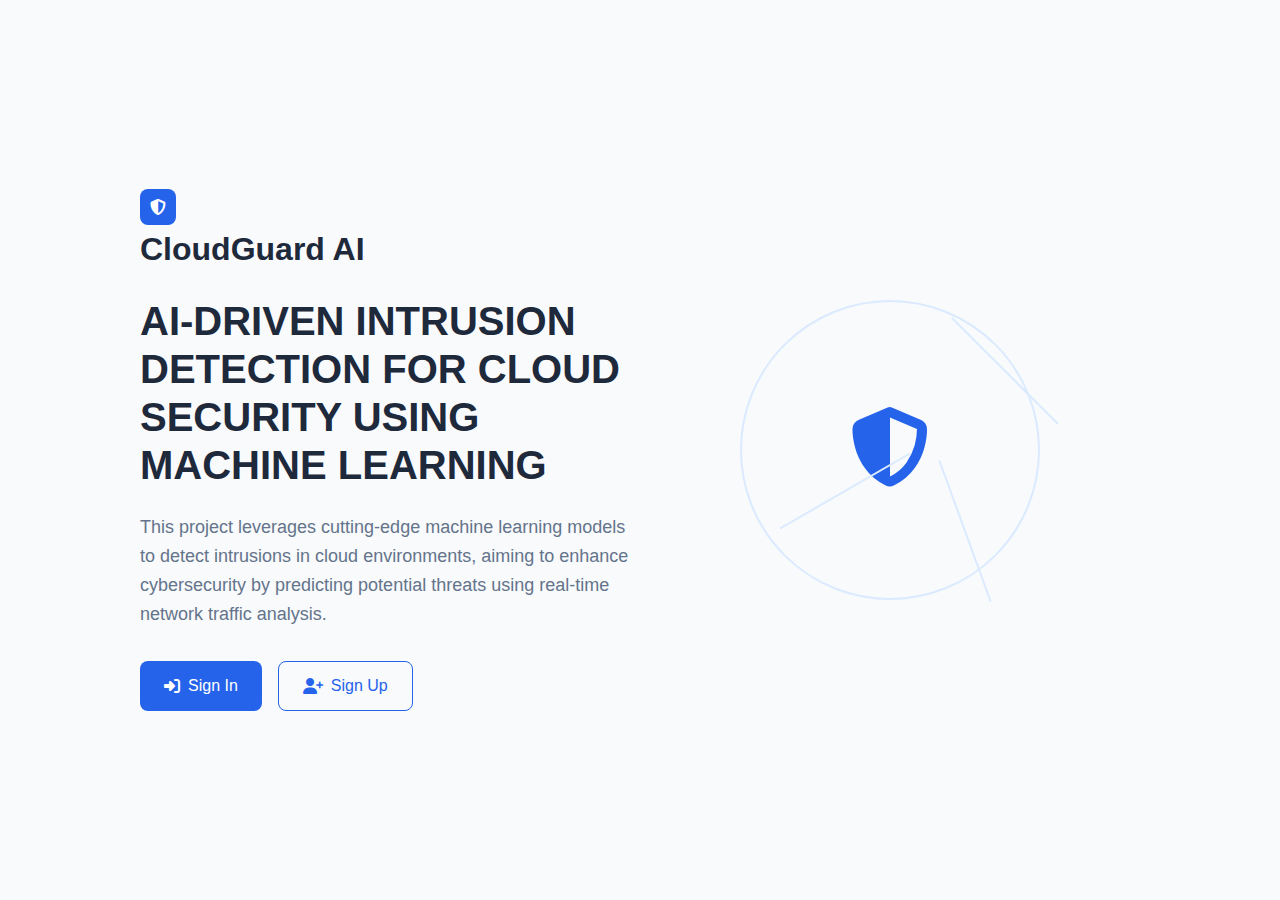
<file: templates/index.html>
<!DOCTYPE html>
<html lang="en">
  <head>
    <meta charset="UTF-8" />
    <meta name="viewport" content="width=device-width, initial-scale=1.0" />
    <title>AI-Driven Intrusion Detection for Cloud Security</title>
    <link
      rel="stylesheet"
      href="https://cdnjs.cloudflare.com/ajax/libs/font-awesome/6.4.0/css/all.min.css"
    />
    <link rel="stylesheet" href="/static/style.css" />
  </head>
  <body class="landing-page">
    <div class="landing-container">
      <div class="landing-content">
        <div class="logo-container">
          <div class="logo-icon">
            <i class="fas fa-shield-alt"></i>
          </div>
          <h1 class="logo-text">CloudGuard AI</h1>
        </div>

        <h2 class="landing-title">
          AI-DRIVEN INTRUSION DETECTION FOR CLOUD SECURITY USING MACHINE
          LEARNING
        </h2>

        <p class="landing-description">
          This project leverages cutting-edge machine learning models to detect
          intrusions in cloud environments, aiming to enhance cybersecurity by
          predicting potential threats using real-time network traffic analysis.
        </p>

        <div class="landing-buttons">
          <a href="/signin" class="btn btn-primary">
            <i class="fas fa-sign-in-alt"></i>
            Sign In
          </a>
          <a href="/signup" class="btn btn-outline">
            <i class="fas fa-user-plus"></i>
            Sign Up
          </a>
        </div>
      </div>

      <div class="landing-image">
        <div class="security-graphic">
          <div class="security-circle"></div>
          <div class="security-shield">
            <i class="fas fa-shield-alt"></i>
          </div>
          <div class="security-lines">
            <div class="security-line"></div>
            <div class="security-line"></div>
            <div class="security-line"></div>
          </div>
        </div>
      </div>
    </div>
  </body>
</html>
</file>
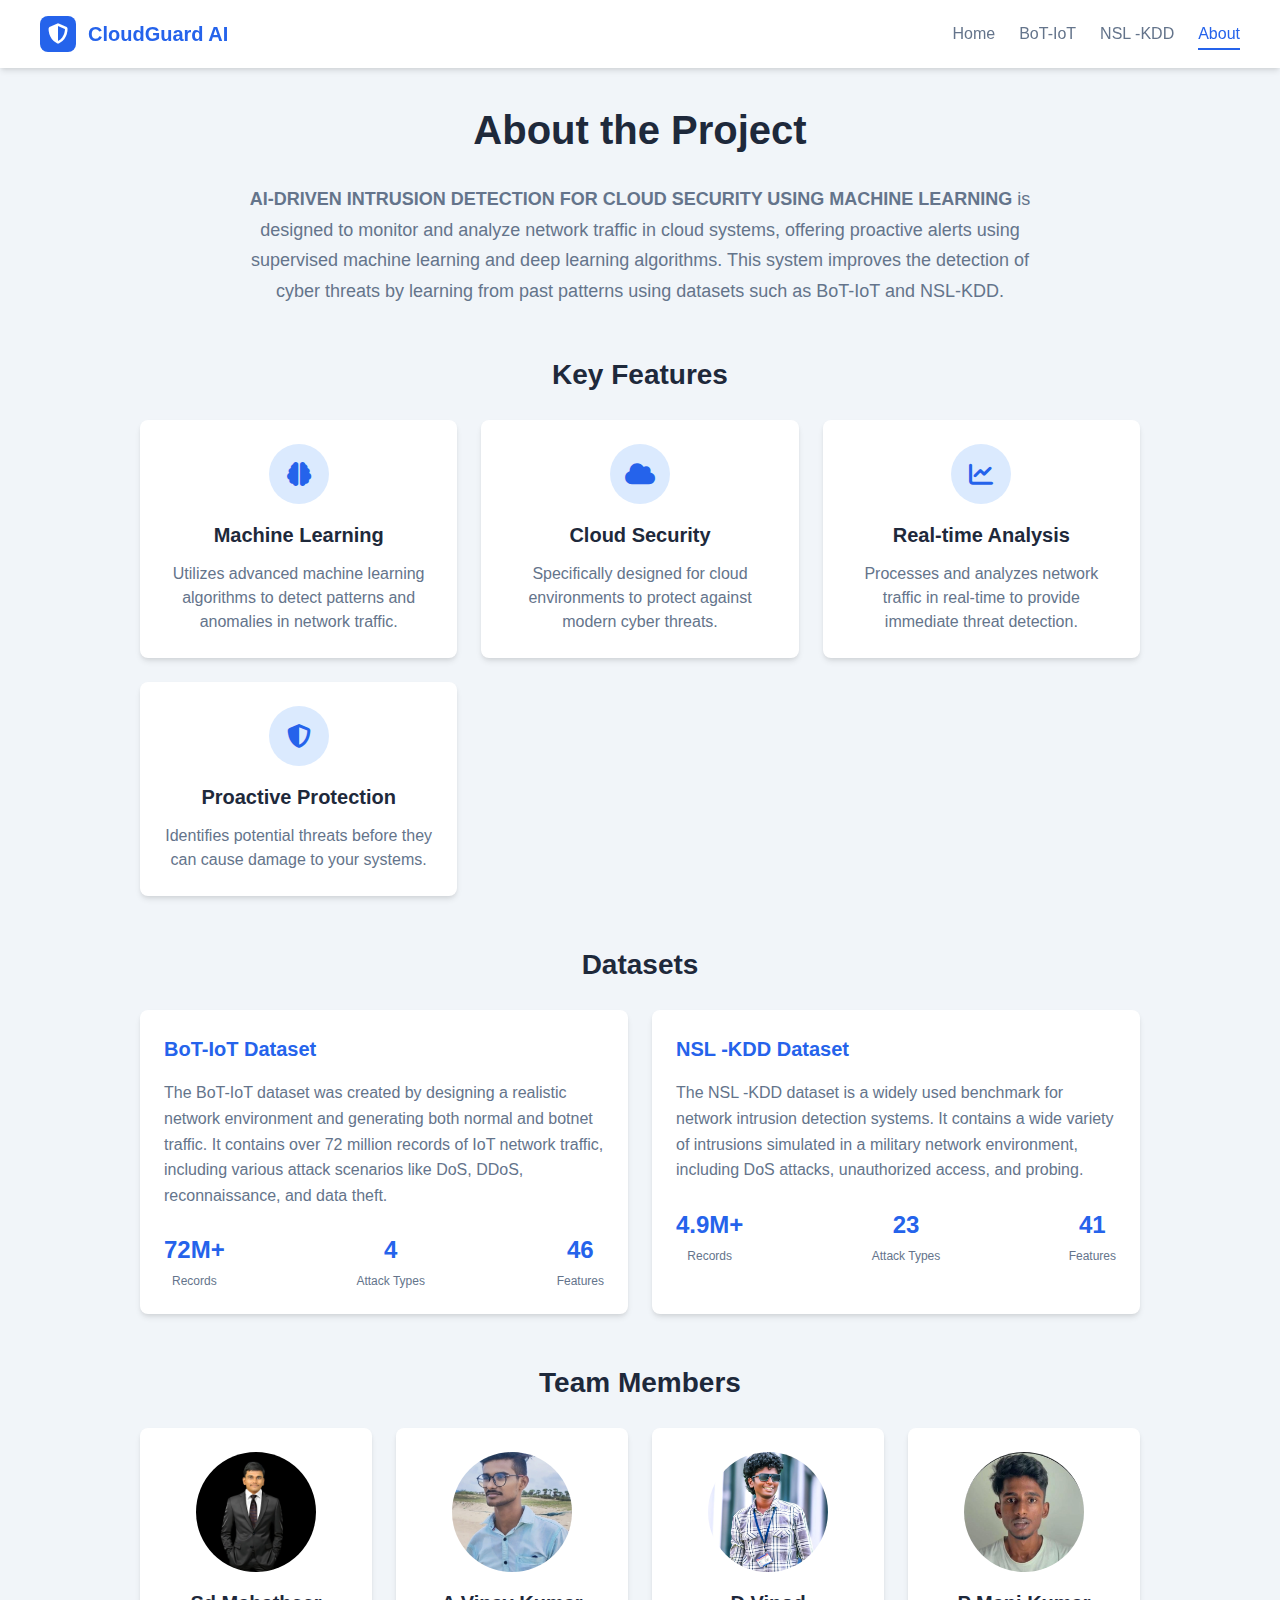
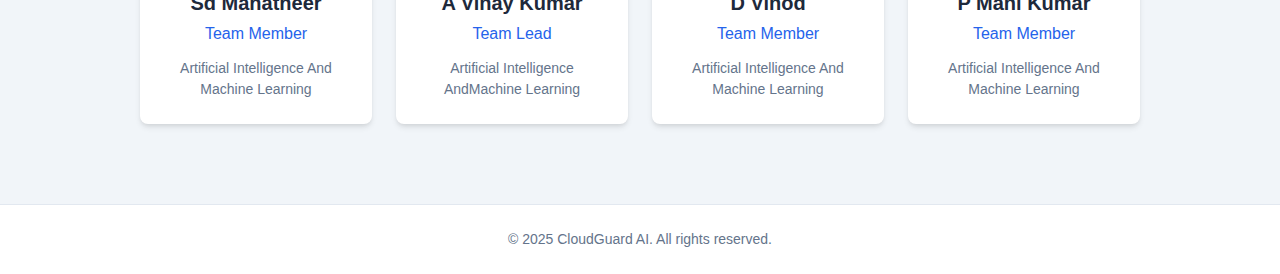
<file: templates/about.html>
<!DOCTYPE html>
<html lang="en">
  <head>
    <meta charset="UTF-8" />
    <meta name="viewport" content="width=device-width, initial-scale=1.0" />
    <title>About - AI-Driven Intrusion Detection</title>
    <link
      rel="stylesheet"
      href="https://cdnjs.cloudflare.com/ajax/libs/font-awesome/6.4.0/css/all.min.css"
    />
    <link rel="stylesheet" href="/static/style.css" />
  </head>
  <body>
    <header>
      <div class="header-content">
        <div class="logo">
          <div class="logo-icon">
            <i class="fas fa-shield-alt"></i>
          </div>
          <span>CloudGuard AI</span>
        </div>
        <nav>
          <ul>
            <li><a href="/home">Home</a></li>
            <li><a href="/bot_io">BoT-IoT</a></li>
            <li><a href="/NSL -KDD">NSL -KDD</a></li>
            <li><a href="/about" class="active">About</a></li>
          </ul>
        </nav>
        <!-- <div class="user-menu">
          <div class="user-info">
            <span id="userName">John Doe</span>
            <img
              src="/placeholder.svg?height=32&width=32"
              alt="User"
              class="user-avatar"
            />
          </div>
          <div class="dropdown-menu">
            <a href="#" id="logoutBtn">
              <i class="fas fa-sign-out-alt"></i>
              Logout
            </a>
          </div>
        </div> -->
      </div>
    </header>

    <main>
      <div class="about-container">
        <section class="about-hero">
          <h1>About the Project</h1>
          <div class="about-description">
            <p>
              <strong
                >AI-DRIVEN INTRUSION DETECTION FOR CLOUD SECURITY USING MACHINE
                LEARNING</strong
              >
              is designed to monitor and analyze network traffic in cloud
              systems, offering proactive alerts using supervised machine
              learning and deep learning algorithms. This system improves the
              detection of cyber threats by learning from past patterns using
              datasets such as BoT-IoT and NSL-KDD.
            </p>
          </div>
        </section>

        <section class="about-features">
          <h2>Key Features</h2>
          <div class="features-grid">
            <div class="feature-card">
              <div class="feature-icon">
                <i class="fas fa-brain"></i>
              </div>
              <h3>Machine Learning</h3>
              <p>
                Utilizes advanced machine learning algorithms to detect patterns
                and anomalies in network traffic.
              </p>
            </div>

            <div class="feature-card">
              <div class="feature-icon">
                <i class="fas fa-cloud"></i>
              </div>
              <h3>Cloud Security</h3>
              <p>
                Specifically designed for cloud environments to protect against
                modern cyber threats.
              </p>
            </div>

            <div class="feature-card">
              <div class="feature-icon">
                <i class="fas fa-chart-line"></i>
              </div>
              <h3>Real-time Analysis</h3>
              <p>
                Processes and analyzes network traffic in real-time to provide
                immediate threat detection.
              </p>
            </div>

            <div class="feature-card">
              <div class="feature-icon">
                <i class="fas fa-shield-alt"></i>
              </div>
              <h3>Proactive Protection</h3>
              <p>
                Identifies potential threats before they can cause damage to
                your systems.
              </p>
            </div>
          </div>
        </section>

        <section class="about-datasets">
          <h2>Datasets</h2>
          <div class="datasets-container">
            <div class="dataset-info-card">
              <h3>BoT-IoT Dataset</h3>
              <p>
                The BoT-IoT dataset was created by designing a realistic network
                environment and generating both normal and botnet traffic. It
                contains over 72 million records of IoT network traffic,
                including various attack scenarios like DoS, DDoS,
                reconnaissance, and data theft.
              </p>
              <div class="dataset-stats">
                <div class="dataset-stat">
                  <span class="stat-number">72M+</span>
                  <span class="stat-label">Records</span>
                </div>
                <div class="dataset-stat">
                  <span class="stat-number">4</span>
                  <span class="stat-label">Attack Types</span>
                </div>
                <div class="dataset-stat">
                  <span class="stat-number">46</span>
                  <span class="stat-label">Features</span>
                </div>
              </div>
            </div>

            <div class="dataset-info-card">
              <h3>NSL -KDD Dataset</h3>
              <p>
                The NSL -KDD dataset is a widely used benchmark for network
                intrusion detection systems. It contains a wide variety of
                intrusions simulated in a military network environment,
                including DoS attacks, unauthorized access, and probing.
              </p>
              <div class="dataset-stats">
                <div class="dataset-stat">
                  <span class="stat-number">4.9M+</span>
                  <span class="stat-label">Records</span>
                </div>
                <div class="dataset-stat">
                  <span class="stat-number">23</span>
                  <span class="stat-label">Attack Types</span>
                </div>
                <div class="dataset-stat">
                  <span class="stat-number">41</span>
                  <span class="stat-label">Features</span>
                </div>
              </div>
            </div>
          </div>
        </section>

        <section class="team-section">
          <h2>Team Members</h2>
          <div class="team-grid">
            <div class="team-member">
              <div class="member-avatar">
                <img src="/static/48.jpg" alt="Team Member 1" />
              </div>
              <h3>Sd Mahatheer</h3>
              <p class="member-role">Team Member</p>
              <p class="member-bio">
                Artificial Intelligence And Machine Learning
              </p>
            </div>

            <div class="team-member">
              <div class="member-avatar">
                <img src="/static/01.jpg" alt="Team Lead" />
              </div>
              <h3>A Vinay Kumar</h3>
              <p class="member-role">Team Lead</p>
              <p class="member-bio">
                Artificial Intelligence AndMachine Learning
              </p>
            </div>

            <div class="team-member">
              <div class="member-avatar">
                <img src="/static/08.jpg" alt="Team Member 3" />
              </div>
              <h3>D Vinod</h3>
              <p class="member-role">Team Member</p>
              <p class="member-bio">
                Artificial Intelligence And Machine Learning
              </p>
            </div>

            <div class="team-member">
              <div class="member-avatar">
                <img src="/static/37.jpg" alt="Team Member 4" />
              </div>
              <h3>P Mani Kumar</h3>
              <p class="member-role">Team Member</p>
              <p class="member-bio">
                Artificial Intelligence And Machine Learning
              </p>
            </div>
          </div>
        </section>
      </div>
    </main>

    <footer>
      <p>&copy; 2025 CloudGuard AI. All rights reserved.</p>
    </footer>

    <script>
      document.addEventListener("DOMContentLoaded", function () {
        // User authentication check
        const user = JSON.parse(localStorage.getItem("user"));
        // if (!user) {
        //   window.location.href = "signin.html";
        //   return;
        // }

        // Update user name in header
        document.getElementById("userName").textContent = user.name;

        // Logout functionality
        document
          .getElementById("logoutBtn")
          .addEventListener("click", function (e) {
            e.preventDefault();
            localStorage.removeItem("user");
            window.location.href = "signin.html";
          });

        // Toggle user dropdown menu
        const userInfo = document.querySelector(".user-info");
        const dropdownMenu = document.querySelector(".dropdown-menu");

        userInfo.addEventListener("click", function () {
          dropdownMenu.classList.toggle("active");
        });

        // Close dropdown when clicking outside
        document.addEventListener("click", function (e) {
          if (
            !userInfo.contains(e.target) &&
            !dropdownMenu.contains(e.target)
          ) {
            dropdownMenu.classList.remove("active");
          }
        });
      });
    </script>
  </body>
</html>
</file>
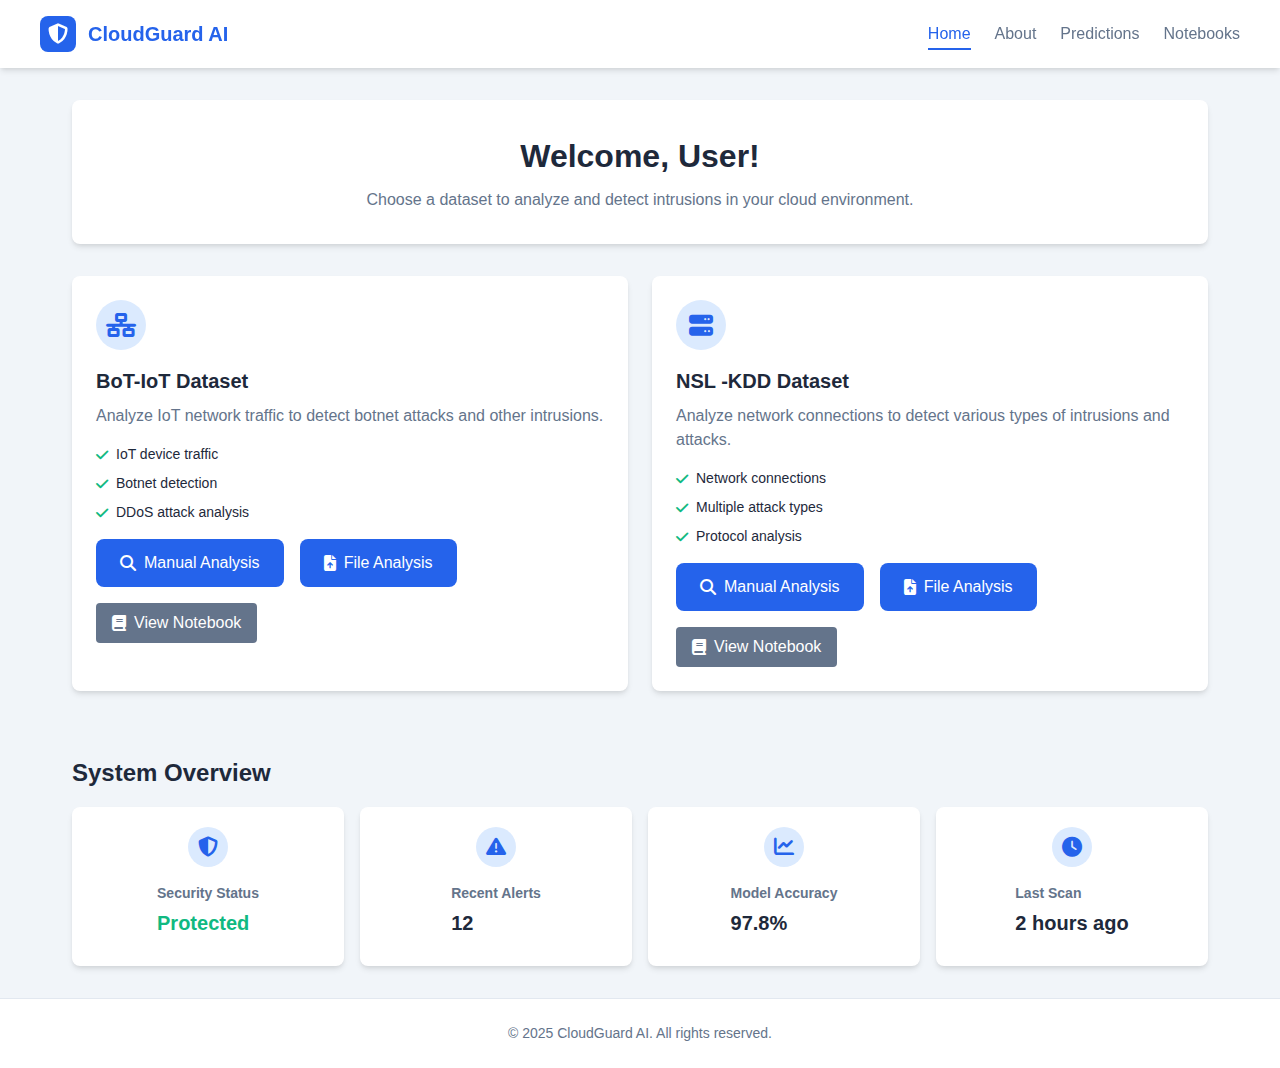
<file: templates/home.html>
<!DOCTYPE html>
<html lang="en">
  <head>
    <meta charset="UTF-8" />
    <meta name="viewport" content="width=device-width, initial-scale=1.0" />
    <title>Home - AI-Driven Intrusion Detection</title>
    <link
      rel="stylesheet"
      href="https://cdnjs.cloudflare.com/ajax/libs/font-awesome/6.4.0/css/all.min.css"
    />
    <link rel="stylesheet" href="/static/style.css" />
  </head>
  <body>
    <header>
      <div class="header-content">
        <div class="logo">
          <div class="logo-icon">
            <i class="fas fa-shield-alt"></i>
          </div>
          <span>CloudGuard AI</span>
        </div>
        <nav>
          <ul>
            <li><a href="/home" class="active">Home</a></li>
            <li><a href="/about">About</a></li>
            <li class="dropdown">
              <a href="#" class="dropdown-toggle">Predictions</a>
              <ul class="dropdown-menu">
                <li><a href="/home1">NSL-KDD Analysis</a></li>
                <li><a href="/home2">BOT-IOT Analysis</a></li>
                <li><a href="/kddcup">NSL -KDD File Analysis</a></li>
                <li><a href="/bot_io">BOT-IOT File Analysis</a></li>
              </ul>
            </li>
            <li class="dropdown">
              <a href="#" class="dropdown-toggle">Notebooks</a>
              <ul class="dropdown-menu">
                <li><a href="/NSL-KDD">NSL-KDD Notebook</a></li>
                <li><a href="/Bot_IoT2">BOT-IOT Notebook</a></li>
              </ul>
            </li>
          </ul>
        </nav>
      </div>
    </header>

    <main>
      <div class="welcome-banner">
        <h1>Welcome, <span id="welcomeUserName">John</span>!</h1>
        <p>
          Choose a dataset to analyze and detect intrusions in your cloud
          environment.
        </p>
      </div>

      <div class="dataset-cards">
        <div class="dataset-card">
          <div class="dataset-icon">
            <i class="fas fa-network-wired"></i>
          </div>
          <div class="dataset-info">
            <h3>BoT-IoT Dataset</h3>
            <p>
              Analyze IoT network traffic to detect botnet attacks and other
              intrusions.
            </p>
            <ul class="dataset-features">
              <li><i class="fas fa-check"></i> IoT device traffic</li>
              <li><i class="fas fa-check"></i> Botnet detection</li>
              <li><i class="fas fa-check"></i> DDoS attack analysis</li>
            </ul>
            <div class="dataset-actions">
              <a href="/home2" class="btn btn-primary">
                <i class="fas fa-search"></i>
                Manual Analysis
              </a>
              <a href="/bot_io" class="btn btn-primary">
                <i class="fas fa-file-upload"></i>
                File Analysis
              </a>
              <a href="/Bot_IoT2" class="btn btn-secondary">
                <i class="fas fa-book"></i>
                View Notebook
              </a>
            </div>
          </div>
        </div>

        <div class="dataset-card">
          <div class="dataset-icon">
            <i class="fas fa-server"></i>
          </div>
          <div class="dataset-info">
            <h3>NSL -KDD Dataset</h3>
            <p>
              Analyze network connections to detect various types of intrusions
              and attacks.
            </p>
            <ul class="dataset-features">
              <li><i class="fas fa-check"></i> Network connections</li>
              <li><i class="fas fa-check"></i> Multiple attack types</li>
              <li><i class="fas fa-check"></i> Protocol analysis</li>
            </ul>
            <div class="dataset-actions">
              <a href="/home1" class="btn btn-primary">
                <i class="fas fa-search"></i>
                Manual Analysis
              </a>
              <a href="/kddcup" class="btn btn-primary">
                <i class="fas fa-file-upload"></i>
                File Analysis
              </a>
              <a href="/NSL-KDD" class="btn btn-secondary">
                <i class="fas fa-book"></i>
                View Notebook
              </a>
            </div>
          </div>
        </div>
      </div>

      <div class="quick-stats">
        <h2>System Overview</h2>
        <div class="stats-grid">
          <div class="stat-card">
            <div class="stat-icon">
              <i class="fas fa-shield-alt"></i>
            </div>
            <div class="stat-info">
              <h3>Security Status</h3>
              <p class="stat-value good">Protected</p>
            </div>
          </div>

          <div class="stat-card">
            <div class="stat-icon">
              <i class="fas fa-exclamation-triangle"></i>
            </div>
            <div class="stat-info">
              <h3>Recent Alerts</h3>
              <p class="stat-value">12</p>
            </div>
          </div>

          <div class="stat-card">
            <div class="stat-icon">
              <i class="fas fa-chart-line"></i>
            </div>
            <div class="stat-info">
              <h3>Model Accuracy</h3>
              <p class="stat-value">97.8%</p>
            </div>
          </div>

          <div class="stat-card">
            <div class="stat-icon">
              <i class="fas fa-clock"></i>
            </div>
            <div class="stat-info">
              <h3>Last Scan</h3>
              <p class="stat-value">2 hours ago</p>
            </div>
          </div>
        </div>
      </div>
    </main>

    <footer>
      <p>&copy; 2025 CloudGuard AI. All rights reserved.</p>
    </footer>

    <style>
      .dropdown {
        position: relative;
        display: inline-block;
      }

      .dropdown-menu {
        display: none;
        position: absolute;
        background-color: white;
        min-width: 160px;
        box-shadow: 0 2px 5px rgba(0, 0, 0, 0.2);
        border-radius: 4px;
        z-index: 1;
      }

      .dropdown:hover .dropdown-menu {
        display: block;
      }

      .dropdown-menu li {
        padding: 8px 16px;
      }

      .dropdown-menu li:hover {
        background-color: #f5f5f5;
      }

      .dataset-actions {
        display: flex;
        gap: 1rem;
        margin-top: 1rem;
        flex-wrap: wrap;
      }

      .btn-secondary {
        background-color: #64748b;
        color: white;
        padding: 0.5rem 1rem;
        border-radius: 4px;
        text-decoration: none;
        display: flex;
        align-items: center;
        gap: 0.5rem;
        transition: background-color 0.2s;
      }

      .btn-secondary:hover {
        background-color: #475569;
      }

      .dataset-card {
        margin-bottom: 2rem;
      }
    </style>

    <script>
      document.addEventListener("DOMContentLoaded", function () {
        const user = JSON.parse(localStorage.getItem("user")) || {
          name: "User",
        };

        document.getElementById("welcomeUserName").textContent =
          user.name.split(" ")[0];
      });
    </script>
  </body>
</html>
</file>
<file: static/style.css>
:root {
  --primary: #2563eb;
  --primary-dark: #1d4ed8;
  --primary-light: #dbeafe;
  --secondary: #64748b;
  --danger: #ef4444;
  --danger-light: #fee2e2;
  --success: #10b981;
  --success-light: #d1fae5;
  --warning: #f59e0b;
  --warning-light: #fef3c7;
  --dark: #1e293b;
  --light: #f8fafc;
  --gray-100: #f1f5f9;
  --gray-200: #e2e8f0;
  --gray-300: #cbd5e1;
  --gray-400: #94a3b8;
  --border-radius: 8px;
  --shadow-sm: 0 1px 2px 0 rgba(0, 0, 0, 0.05);
  --shadow: 0 4px 6px -1px rgba(0, 0, 0, 0.1),
    0 2px 4px -1px rgba(0, 0, 0, 0.06);
  --shadow-lg: 0 10px 15px -3px rgba(0, 0, 0, 0.1),
    0 4px 6px -2px rgba(0, 0, 0, 0.05);
  --font-sans: "Inter", -apple-system, BlinkMacSystemFont, "Segoe UI", Roboto,
    Helvetica, Arial, sans-serif;
}

* {
  margin: 0;
  padding: 0;
  box-sizing: border-box;
}

body {
  font-family: var(--font-sans);
  background-color: var(--gray-100);
  color: var(--dark);
  line-height: 1.5;
  min-height: 100vh;
  display: flex;
  flex-direction: column;
}

/* Header Styles */
header {
  background-color: white;
  box-shadow: var(--shadow);
  padding: 1rem 2rem;
  position: sticky;
  top: 0;
  z-index: 100;
}

.header-content {
  max-width: 1200px;
  margin: 0 auto;
  display: flex;
  justify-content: space-between;
  align-items: center;
}

.logo {
  display: flex;
  align-items: center;
  gap: 0.75rem;
  font-weight: 700;
  font-size: 1.25rem;
  color: var(--primary);
}

.logo-icon {
  background-color: var(--primary);
  color: white;
  width: 36px;
  height: 36px;
  border-radius: 8px;
  display: flex;
  align-items: center;
  justify-content: center;
}

nav ul {
  display: flex;
  list-style: none;
  gap: 1.5rem;
}

nav a {
  color: var(--secondary);
  text-decoration: none;
  font-weight: 500;
  transition: color 0.2s;
  padding: 0.5rem 0;
  position: relative;
}

nav a:hover {
  color: var(--primary);
}

nav a.active {
  color: var(--primary);
}

nav a.active::after {
  content: "";
  position: absolute;
  bottom: 0;
  left: 0;
  width: 100%;
  height: 2px;
  background-color: var(--primary);
}

.user-menu {
  position: relative;
}

.user-info {
  display: flex;
  align-items: center;
  gap: 0.75rem;
  cursor: pointer;
  padding: 0.5rem;
  border-radius: var(--border-radius);
  transition: background-color 0.2s;
}

.user-info:hover {
  background-color: var(--gray-100);
}

.user-avatar {
  width: 32px;
  height: 32px;
  border-radius: 50%;
  object-fit: cover;
}

.dropdown-menu {
  position: absolute;
  top: 100%;
  right: 0;
  background-color: white;
  border-radius: var(--border-radius);
  box-shadow: var(--shadow);
  min-width: 180px;
  padding: 0.5rem;
  margin-top: 0.5rem;
  display: none;
  z-index: 10;
}

.dropdown-menu.active {
  display: block;
}

.dropdown-menu a {
  display: flex;
  align-items: center;
  gap: 0.5rem;
  padding: 0.75rem 1rem;
  color: var(--dark);
  text-decoration: none;
  border-radius: var(--border-radius);
  transition: background-color 0.2s;
}

.dropdown-menu a:hover {
  background-color: var(--gray-100);
}

/* Main Content */
main {
  flex: 1;
  max-width: 1200px;
  margin: 0 auto;
  padding: 2rem;
  width: 100%;
}

.page-title {
  margin-bottom: 1.5rem;
  font-size: 1.75rem;
  font-weight: 700;
  color: var(--dark);
}

/* Card Styles */
.card {
  background-color: white;
  border-radius: var(--border-radius);
  box-shadow: var(--shadow);
  overflow: hidden;
  margin-bottom: 2rem;
}

.card-header {
  padding: 1.25rem 1.5rem;
  border-bottom: 1px solid var(--gray-200);
  display: flex;
  justify-content: space-between;
  align-items: center;
}

.card-title {
  font-size: 1.125rem;
  font-weight: 600;
  color: var(--dark);
  display: flex;
  align-items: center;
  gap: 0.5rem;
}

.card-body {
  padding: 1.5rem;
}

/* Upload Area Styles */
.upload-container {
  display: flex;
  flex-direction: column;
  gap: 1.5rem;
}

.upload-area {
  border: 2px dashed var(--gray-300);
  border-radius: var(--border-radius);
  padding: 2.5rem;
  text-align: center;
  transition: all 0.3s;
  cursor: pointer;
  position: relative;
}

.upload-area:hover,
.upload-area.dragover {
  border-color: var(--primary);
  background-color: var(--primary-light);
}

.upload-icon {
  font-size: 2.5rem;
  color: var(--primary);
  margin-bottom: 1rem;
}

.upload-text {
  margin-bottom: 0.5rem;
  font-weight: 500;
}

.upload-hint {
  color: var(--secondary);
  font-size: 0.875rem;
}

.file-input {
  position: absolute;
  top: 0;
  left: 0;
  width: 100%;
  height: 100%;
  opacity: 0;
  cursor: pointer;
}

.upload-btn {
  background-color: var(--primary);
  color: white;
  border: none;
  padding: 0.75rem 1.5rem;
  border-radius: var(--border-radius);
  font-weight: 500;
  cursor: pointer;
  transition: background-color 0.3s;
  display: flex;
  align-items: center;
  justify-content: center;
  gap: 0.5rem;
  width: 100%;
}

.upload-btn:hover {
  background-color: var(--primary-dark);
}

.upload-btn:disabled {
  background-color: var(--gray-300);
  cursor: not-allowed;
}

.file-info {
  display: none;
  background-color: var(--primary-light);
  padding: 1rem;
  border-radius: var(--border-radius);
  margin-top: 1rem;
}

.file-info.active {
  display: flex;
  align-items: center;
  gap: 1rem;
}

.file-icon {
  font-size: 1.5rem;
  color: var(--primary);
}

.file-details {
  flex: 1;
}

.file-name {
  font-weight: 500;
  margin-bottom: 0.25rem;
  word-break: break-all;
}

.file-size {
  font-size: 0.75rem;
  color: var(--secondary);
}

.file-remove {
  color: var(--danger);
  background: none;
  border: none;
  cursor: pointer;
  font-size: 1.125rem;
}

/* Table Styles */
.table-container {
  overflow-x: auto;
  margin-top: 1rem;
}

table {
  width: 100%;
  border-collapse: collapse;
  font-size: 0.875rem;
}

th {
  background-color: var(--gray-100);
  font-weight: 600;
  text-align: left;
  padding: 0.75rem 1rem;
  border-bottom: 2px solid var(--gray-200);
}

td {
  padding: 0.75rem 1rem;
  border-bottom: 1px solid var(--gray-200);
  vertical-align: middle;
}

tbody tr:hover {
  background-color: var(--gray-100);
}

.attack-row {
  background-color: var(--danger-light) !important;
}

.attack-row td {
  color: var(--danger);
}

.normal-row {
  background-color: var(--success-light) !important;
}

.normal-row td {
  color: var(--success);
}

.status-badge {
  display: inline-flex;
  align-items: center;
  padding: 0.25rem 0.75rem;
  border-radius: 9999px;
  font-size: 0.75rem;
  font-weight: 500;
  gap: 0.25rem;
}

.status-attack {
  background-color: var(--danger-light);
  color: var(--danger);
}

.status-normal {
  background-color: var(--success-light);
  color: var(--success);
}

/* Stats Container */
.stats-container {
  display: grid;
  grid-template-columns: repeat(auto-fit, minmax(200px, 1fr));
  gap: 1rem;
  margin-bottom: 1.5rem;
}

.stat-card {
  background-color: white;
  border-radius: var(--border-radius);
  box-shadow: var(--shadow);
  padding: 1.25rem;
  display: flex;
  flex-direction: column;
}

.stat-title {
  color: var(--secondary);
  font-size: 0.875rem;
  margin-bottom: 0.5rem;
}

.stat-value {
  font-size: 1.5rem;
  font-weight: 700;
  margin-bottom: 0.5rem;
}

.stat-normal .stat-value {
  color: var(--success);
}

.stat-attack .stat-value {
  color: var(--danger);
}

.stat-total .stat-value {
  color: var(--primary);
}

.progress-bar {
  height: 6px;
  background-color: var(--gray-200);
  border-radius: 3px;
  overflow: hidden;
  margin-top: auto;
}

.progress-value {
  height: 100%;
  border-radius: 3px;
}

.progress-normal {
  background-color: var(--success);
}

.progress-attack {
  background-color: var(--danger);
}

.progress-total {
  background-color: var(--primary);
}

/* Loading Spinner */
.loading {
  display: none;
  position: fixed;
  top: 0;
  left: 0;
  width: 100%;
  height: 100%;
  background-color: rgba(255, 255, 255, 0.8);
  z-index: 1000;
  justify-content: center;
  align-items: center;
  flex-direction: column;
}

.loading.active {
  display: flex;
}

.spinner {
  width: 50px;
  height: 50px;
  border: 5px solid var(--primary-light);
  border-top: 5px solid var(--primary);
  border-radius: 50%;
  animation: spin 1s linear infinite;
  margin-bottom: 1rem;
}

.loading-text {
  font-weight: 500;
  color: var(--primary);
}

@keyframes spin {
  0% {
    transform: rotate(0deg);
  }
  100% {
    transform: rotate(360deg);
  }
}

/* Empty State */
.empty-state {
  text-align: center;
  padding: 3rem 1rem;
  color: var(--secondary);
}

.empty-icon {
  font-size: 3rem;
  margin-bottom: 1rem;
  color: var(--gray-300);
}

.empty-text {
  font-size: 1.125rem;
  margin-bottom: 0.5rem;
}

.empty-hint {
  font-size: 0.875rem;
  max-width: 400px;
  margin: 0 auto;
}

/* Footer */
footer {
  background-color: white;
  padding: 1.5rem;
  text-align: center;
  color: var(--secondary);
  font-size: 0.875rem;
  border-top: 1px solid var(--gray-200);
  margin-top: auto;
}

/* Tabs */
.tabs {
  display: flex;
  border-bottom: 1px solid var(--gray-200);
  margin-bottom: 1.5rem;
}

.tab {
  padding: 0.75rem 1.5rem;
  cursor: pointer;
  font-weight: 500;
  color: var(--secondary);
  border-bottom: 2px solid transparent;
  transition: all 0.2s;
}

.tab:hover {
  color: var(--primary);
}

.tab.active {
  color: var(--primary);
  border-bottom-color: var(--primary);
}

.tab-content {
  display: none;
}

.tab-content.active {
  display: block;
}

/* Tooltip */
.tooltip {
  position: relative;
  display: inline-block;
  cursor: help;
}

.tooltip .tooltip-text {
  visibility: hidden;
  width: 200px;
  background-color: var(--dark);
  color: white;
  text-align: center;
  border-radius: 6px;
  padding: 0.5rem;
  position: absolute;
  z-index: 1;
  bottom: 125%;
  left: 50%;
  transform: translateX(-50%);
  opacity: 0;
  transition: opacity 0.3s;
  font-size: 0.75rem;
  font-weight: normal;
}

.tooltip:hover .tooltip-text {
  visibility: visible;
  opacity: 1;
}

/* Visualization Styles */
.visualization-grid {
  display: grid;
  grid-template-columns: repeat(auto-fit, minmax(300px, 1fr));
  gap: 1.5rem;
}

.visualization-card {
  background-color: white;
  border-radius: var(--border-radius);
  box-shadow: var(--shadow-sm);
  padding: 1rem;
  border: 1px solid var(--gray-200);
}

.visualization-card h3 {
  font-size: 1rem;
  margin-bottom: 1rem;
  color: var(--dark);
  text-align: center;
}

.chart-container {
  height: 250px;
  position: relative;
}

/* Landing Page Styles */
.landing-page {
  background-color: var(--light);
}

.landing-container {
  display: flex;
  min-height: 100vh;
  align-items: center;
  max-width: 1200px;
  margin: 0 auto;
  padding: 2rem;
}

.landing-content {
  flex: 1;
  max-width: 600px;
}

.landing-title {
  font-size: 2.5rem;
  font-weight: 800;
  margin: 1.5rem 0;
  line-height: 1.2;
  color: var(--dark);
}

.landing-description {
  font-size: 1.125rem;
  color: var(--secondary);
  margin-bottom: 2rem;
  line-height: 1.6;
}

.landing-buttons {
  display: flex;
  gap: 1rem;
}

.landing-image {
  flex: 1;
  display: flex;
  justify-content: center;
  align-items: center;
}

.security-graphic {
  position: relative;
  width: 400px;
  height: 400px;
}

.security-circle {
  position: absolute;
  width: 300px;
  height: 300px;
  border-radius: 50%;
  border: 2px solid var(--primary-light);
  top: 50%;
  left: 50%;
  transform: translate(-50%, -50%);
  animation: pulse 3s infinite;
}

.security-shield {
  position: absolute;
  top: 50%;
  left: 50%;
  transform: translate(-50%, -50%);
  font-size: 5rem;
  color: var(--primary);
}

.security-lines {
  position: absolute;
  top: 0;
  left: 0;
  width: 100%;
  height: 100%;
}

.security-line {
  position: absolute;
  width: 150px;
  height: 2px;
  background-color: var(--primary-light);
}

.security-line:nth-child(1) {
  top: 30%;
  left: 60%;
  transform: rotate(45deg);
}

.security-line:nth-child(2) {
  top: 60%;
  left: 20%;
  transform: rotate(-30deg);
}

.security-line:nth-child(3) {
  top: 70%;
  left: 50%;
  transform: rotate(70deg);
}

@keyframes pulse {
  0% {
    transform: translate(-50%, -50%) scale(1);
    opacity: 0.6;
  }
  50% {
    transform: translate(-50%, -50%) scale(1.1);
    opacity: 0.4;
  }
  100% {
    transform: translate(-50%, -50%) scale(1);
    opacity: 0.6;
  }
}

/* Auth Pages */
.auth-container {
  display: flex;
  justify-content: center;
  align-items: center;
  min-height: 100vh;
  background-color: var(--light);
  padding: 2rem;
}

.auth-card {
  background-color: white;
  border-radius: var(--border-radius);
  box-shadow: var(--shadow-lg);
  width: 100%;
  max-width: 450px;
  padding: 2rem;
}

.auth-header {
  text-align: center;
  margin-bottom: 2rem;
}

.auth-header h2 {
  font-size: 1.5rem;
  margin: 1rem 0 0.5rem;
}

.auth-header p {
  color: var(--secondary);
}

.auth-form {
  display: flex;
  flex-direction: column;
  gap: 1.25rem;
}

.form-group {
  display: flex;
  flex-direction: column;
  gap: 0.5rem;
}

.form-group label {
  font-weight: 500;
  font-size: 0.875rem;
}

.input-with-icon {
  position: relative;
}

.input-with-icon i {
  position: absolute;
  left: 1rem;
  top: 50%;
  transform: translateY(-50%);
  color: var(--secondary);
}

.input-with-icon input {
  width: 100%;
  padding: 0.75rem 1rem 0.75rem 2.5rem;
  border: 1px solid var(--gray-300);
  border-radius: var(--border-radius);
  font-size: 0.875rem;
  transition: border-color 0.2s;
}

.input-with-icon input:focus {
  outline: none;
  border-color: var(--primary);
  box-shadow: 0 0 0 2px var(--primary-light);
}

.forgot-password {
  text-align: right;
  font-size: 0.75rem;
  margin-top: 0.25rem;
}

.forgot-password a {
  color: var(--primary);
  text-decoration: none;
}

.btn {
  padding: 0.75rem 1.5rem;
  border-radius: var(--border-radius);
  font-weight: 500;
  cursor: pointer;
  transition: all 0.2s;
  display: inline-flex;
  align-items: center;
  justify-content: center;
  gap: 0.5rem;
  text-decoration: none;
}

.btn-primary {
  background-color: var(--primary);
  color: white;
  border: none;
}

.btn-primary:hover {
  background-color: var(--primary-dark);
}

.btn-outline {
  background-color: transparent;
  color: var(--primary);
  border: 1px solid var(--primary);
}

.btn-outline:hover {
  background-color: var(--primary-light);
}

.btn-block {
  width: 100%;
}

.auth-footer {
  margin-top: 2rem;
  text-align: center;
  font-size: 0.875rem;
  color: var(--secondary);
}

.auth-footer a {
  color: var(--primary);
  text-decoration: none;
  font-weight: 500;
}

/* Home Page */
.welcome-banner {
  background-color: white;
  border-radius: var(--border-radius);
  padding: 2rem;
  margin-bottom: 2rem;
  box-shadow: var(--shadow);
  text-align: center;
}

.welcome-banner h1 {
  font-size: 2rem;
  margin-bottom: 0.5rem;
  color: var(--dark);
}

.welcome-banner p {
  color: var(--secondary);
  max-width: 600px;
  margin: 0 auto;
}

.dataset-cards {
  display: grid;
  grid-template-columns: repeat(auto-fit, minmax(300px, 1fr));
  gap: 1.5rem;
  margin-bottom: 2rem;
}

.dataset-card {
  background-color: white;
  border-radius: var(--border-radius);
  box-shadow: var(--shadow);
  padding: 1.5rem;
  display: flex;
  flex-direction: column;
  gap: 1rem;
}

.dataset-icon {
  width: 50px;
  height: 50px;
  background-color: var(--primary-light);
  color: var(--primary);
  border-radius: 50%;
  display: flex;
  align-items: center;
  justify-content: center;
  font-size: 1.5rem;
}

.dataset-info h3 {
  font-size: 1.25rem;
  margin-bottom: 0.5rem;
}

.dataset-info p {
  color: var(--secondary);
  margin-bottom: 1rem;
}

.dataset-features {
  list-style: none;
  margin-bottom: 1rem;
}

.dataset-features li {
  display: flex;
  align-items: center;
  gap: 0.5rem;
  margin-bottom: 0.5rem;
  font-size: 0.875rem;
}

.dataset-features li i {
  color: var(--success);
}

.quick-stats h2 {
  font-size: 1.5rem;
  margin-bottom: 1rem;
}

.stats-grid {
  display: grid;
  grid-template-columns: repeat(auto-fit, minmax(200px, 1fr));
  gap: 1rem;
}

.stat-card {
  background-color: white;
  border-radius: var(--border-radius);
  box-shadow: var(--shadow);
  padding: 1.25rem;
  display: flex;
  align-items: center;
  gap: 1rem;
}

.stat-icon {
  width: 40px;
  height: 40px;
  border-radius: 50%;
  background-color: var(--primary-light);
  color: var(--primary);
  display: flex;
  align-items: center;
  justify-content: center;
  font-size: 1.25rem;
}

.stat-info h3 {
  font-size: 0.875rem;
  color: var(--secondary);
  margin-bottom: 0.25rem;
}

.stat-value {
  font-size: 1.25rem;
  font-weight: 700;
}

.stat-value.good {
  color: var(--success);
}

/* About Page */
.about-container {
  max-width: 1000px;
  margin: 0 auto;
}

.about-hero {
  text-align: center;
  margin-bottom: 3rem;
}

.about-hero h1 {
  font-size: 2.5rem;
  margin-bottom: 1.5rem;
}

.about-description {
  max-width: 800px;
  margin: 0 auto;
  font-size: 1.125rem;
  line-height: 1.7;
  color: var(--secondary);
}

.about-features {
  margin-bottom: 3rem;
}

.about-features h2,
.about-datasets h2,
.team-section h2 {
  font-size: 1.75rem;
  margin-bottom: 1.5rem;
  text-align: center;
}

.features-grid {
  display: grid;
  grid-template-columns: repeat(auto-fit, minmax(250px, 1fr));
  gap: 1.5rem;
}

.feature-card {
  background-color: white;
  border-radius: var(--border-radius);
  box-shadow: var(--shadow);
  padding: 1.5rem;
  text-align: center;
}

.feature-icon {
  width: 60px;
  height: 60px;
  background-color: var(--primary-light);
  color: var(--primary);
  border-radius: 50%;
  display: flex;
  align-items: center;
  justify-content: center;
  font-size: 1.5rem;
  margin: 0 auto 1rem;
}

.feature-card h3 {
  font-size: 1.25rem;
  margin-bottom: 0.75rem;
}

.feature-card p {
  color: var(--secondary);
}

.about-datasets {
  margin-bottom: 3rem;
}

.datasets-container {
  display: grid;
  grid-template-columns: repeat(auto-fit, minmax(300px, 1fr));
  gap: 1.5rem;
}

.dataset-info-card {
  background-color: white;
  border-radius: var(--border-radius);
  box-shadow: var(--shadow);
  padding: 1.5rem;
}

.dataset-info-card h3 {
  font-size: 1.25rem;
  margin-bottom: 1rem;
  color: var(--primary);
}

.dataset-info-card p {
  color: var(--secondary);
  margin-bottom: 1.5rem;
  line-height: 1.6;
}

.dataset-stats {
  display: flex;
  justify-content: space-between;
  text-align: center;
}

.dataset-stat {
  display: flex;
  flex-direction: column;
}

.stat-number {
  font-size: 1.5rem;
  font-weight: 700;
  color: var(--primary);
}

.stat-label {
  font-size: 0.75rem;
  color: var(--secondary);
  margin-top: 0.25rem;
}

.team-section {
  margin-bottom: 3rem;
}

.team-grid {
  display: grid;
  grid-template-columns: repeat(auto-fit, minmax(200px, 1fr));
  gap: 1.5rem;
}

.team-member {
  background-color: white;
  border-radius: var(--border-radius);
  box-shadow: var(--shadow);
  padding: 1.5rem;
  text-align: center;
}

.member-avatar {
  width: 120px;
  height: 120px;
  border-radius: 50%;
  overflow: hidden;
  margin: 0 auto 1rem;
}

.member-avatar img {
  width: 100%;
  height: 100%;
  object-fit: cover;
}

.team-member h3 {
  font-size: 1.25rem;
  margin-bottom: 0.25rem;
}

.member-role {
  color: var(--primary);
  font-weight: 500;
  margin-bottom: 0.75rem;
}

.member-bio {
  color: var(--secondary);
  font-size: 0.875rem;
}

/* Responsive Styles */
@media (max-width: 768px) {
  .header-content {
    flex-direction: column;
    gap: 1rem;
  }

  nav ul {
    gap: 1rem;
  }

  .landing-container {
    flex-direction: column;
    padding: 1rem;
  }

  .landing-content {
    text-align: center;
    margin-bottom: 2rem;
  }

  .landing-buttons {
    justify-content: center;
  }

  .landing-title {
    font-size: 2rem;
  }

  .security-graphic {
    width: 300px;
    height: 300px;
  }

  .visualization-grid {
    grid-template-columns: 1fr;
  }

  .stats-container,
  .stats-grid,
  .dataset-cards,
  .features-grid,
  .datasets-container,
  .team-grid {
    grid-template-columns: 1fr;
  }
}

@media (max-width: 480px) {
  main {
    padding: 1rem;
  }

  .card-body {
    padding: 1rem;
  }

  .upload-area {
    padding: 1.5rem;
  }

  .landing-title {
    font-size: 1.75rem;
  }

  .security-graphic {
    width: 250px;
    height: 250px;
  }

  .auth-card {
    padding: 1.5rem;
  }
}
</file>
